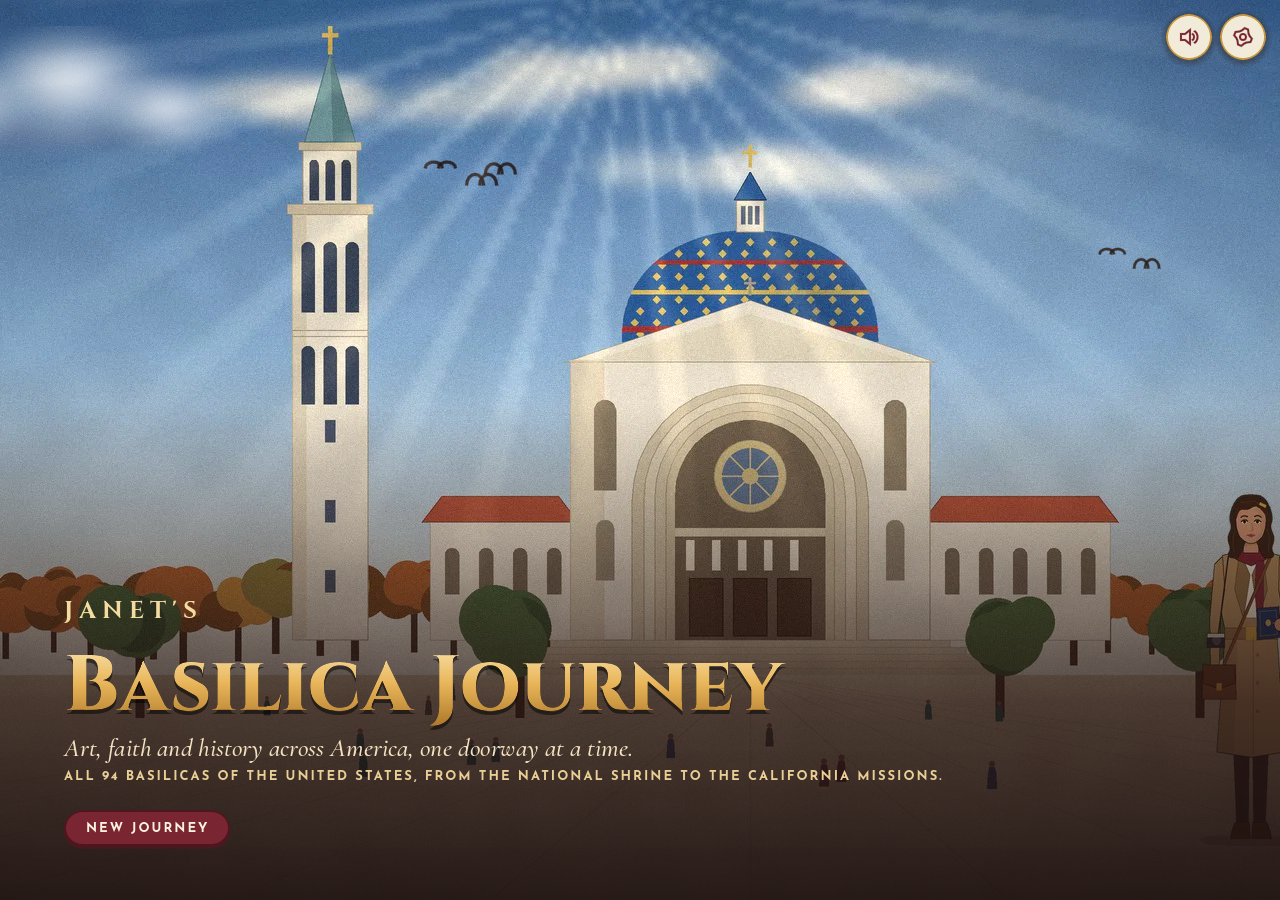
<file: godot/index.html>
<!DOCTYPE html>
<html lang="en">
	<head>
<meta name="robots" content="noindex, nofollow">
		<meta charset="utf-8">
		<meta name="viewport" content="width=device-width, user-scalable=no, initial-scale=1.0">
		<title>Janet's Basilica Journey</title>
		<style>
html, body, #canvas {
	margin: 0;
	padding: 0;
	border: 0;
}

body {
	color: white;
	background-color: black;
	overflow: hidden;
	touch-action: none;
}

#canvas {
	display: block;
}

#canvas:focus {
	outline: none;
}

#status, #status-splash, #status-progress {
	position: absolute;
	left: 0;
	right: 0;
}

#status, #status-splash {
	top: 0;
	bottom: 0;
}

#status {
	background-color: #1d130d;
	display: flex;
	flex-direction: column;
	justify-content: center;
	align-items: center;
	visibility: hidden;
}

#status-splash {
	max-height: 100%;
	max-width: 100%;
	margin: auto;
}

#status-splash.show-image--false {
	display: none;
}

#status-splash.fullsize--true {
	height: 100%;
	width: 100%;
	object-fit: contain;
}

#status-splash.use-filter--false {
	image-rendering: pixelated;
}

#status-progress, #status-notice {
	display: none;
}

#status-progress {
	bottom: 10%;
	width: 50%;
	margin: 0 auto;
}

#status-notice {
	background-color: #5b3943;
	border-radius: 0.5rem;
	border: 1px solid #9b3943;
	color: #e0e0e0;
	font-family: 'Noto Sans', 'Droid Sans', Arial, sans-serif;
	line-height: 1.3;
	margin: 0 2rem;
	overflow: hidden;
	padding: 1rem;
	text-align: center;
	z-index: 1;
}
		</style>
		<link id="-gd-engine-icon" rel="icon" type="image/png" href="index.icon.png" />
<link rel="apple-touch-icon" href="index.apple-touch-icon.png"/>

	</head>
	<body>
		<canvas id="canvas">
			Your browser does not support the canvas tag.
		</canvas>

		<noscript>
			Your browser does not support JavaScript.
		</noscript>

		<div id="status">
			<img id="status-splash" class="show-image--false fullsize--true use-filter--true" src="index.png" alt="">
			<progress id="status-progress"></progress>
			<div id="status-notice"></div>
		</div>

		<script src="index.js"></script>
		<script>
const GODOT_CONFIG = {"args":[],"canvasResizePolicy":2,"emscriptenPoolSize":8,"ensureCrossOriginIsolationHeaders":true,"executable":"index","experimentalVK":false,"fileSizes":{"index.pck":14521736,"index.wasm":39514754},"focusCanvas":true,"gdextensionLibs":[],"godotPoolSize":4};
const GODOT_THREADS_ENABLED = false;
const engine = new Engine(GODOT_CONFIG);

(function () {
	const statusOverlay = document.getElementById('status');
	const statusProgress = document.getElementById('status-progress');
	const statusNotice = document.getElementById('status-notice');

	let initializing = true;
	let statusMode = '';

	function setStatusMode(mode) {
		if (statusMode === mode || !initializing) {
			return;
		}
		if (mode === 'hidden') {
			statusOverlay.remove();
			initializing = false;
			return;
		}
		statusOverlay.style.visibility = 'visible';
		statusProgress.style.display = mode === 'progress' ? 'block' : 'none';
		statusNotice.style.display = mode === 'notice' ? 'block' : 'none';
		statusMode = mode;
	}

	function setStatusNotice(text) {
		while (statusNotice.lastChild) {
			statusNotice.removeChild(statusNotice.lastChild);
		}
		const lines = text.split('\n');
		lines.forEach((line) => {
			statusNotice.appendChild(document.createTextNode(line));
			statusNotice.appendChild(document.createElement('br'));
		});
	}

	function displayFailureNotice(err) {
		console.error(err);
		if (err instanceof Error) {
			setStatusNotice(err.message);
		} else if (typeof err === 'string') {
			setStatusNotice(err);
		} else {
			setStatusNotice('An unknown error occurred.');
		}
		setStatusMode('notice');
		initializing = false;
	}

	const missing = Engine.getMissingFeatures({
		threads: GODOT_THREADS_ENABLED,
	});

	if (missing.length !== 0) {
		if (GODOT_CONFIG['serviceWorker'] && GODOT_CONFIG['ensureCrossOriginIsolationHeaders'] && 'serviceWorker' in navigator) {
			let serviceWorkerRegistrationPromise;
			try {
				serviceWorkerRegistrationPromise = navigator.serviceWorker.getRegistration();
			} catch (err) {
				serviceWorkerRegistrationPromise = Promise.reject(new Error('Service worker registration failed.'));
			}
			// There's a chance that installing the service worker would fix the issue
			Promise.race([
				serviceWorkerRegistrationPromise.then((registration) => {
					if (registration != null) {
						return Promise.reject(new Error('Service worker already exists.'));
					}
					return registration;
				}).then(() => engine.installServiceWorker()),
				// For some reason, `getRegistration()` can stall
				new Promise((resolve) => {
					setTimeout(() => resolve(), 2000);
				}),
			]).then(() => {
				// Reload if there was no error.
				window.location.reload();
			}).catch((err) => {
				console.error('Error while registering service worker:', err);
			});
		} else {
			// Display the message as usual
			const missingMsg = 'Error\nThe following features required to run Godot projects on the Web are missing:\n';
			displayFailureNotice(missingMsg + missing.join('\n'));
		}
	} else {
		setStatusMode('progress');
		engine.startGame({
			'onProgress': function (current, total) {
				if (current > 0 && total > 0) {
					statusProgress.value = current;
					statusProgress.max = total;
				} else {
					statusProgress.removeAttribute('value');
					statusProgress.removeAttribute('max');
				}
			},
		}).then(() => {
			setStatusMode('hidden');
		}, displayFailureNotice);
	}
}());
		</script>
	</body>
</html>
</file>
